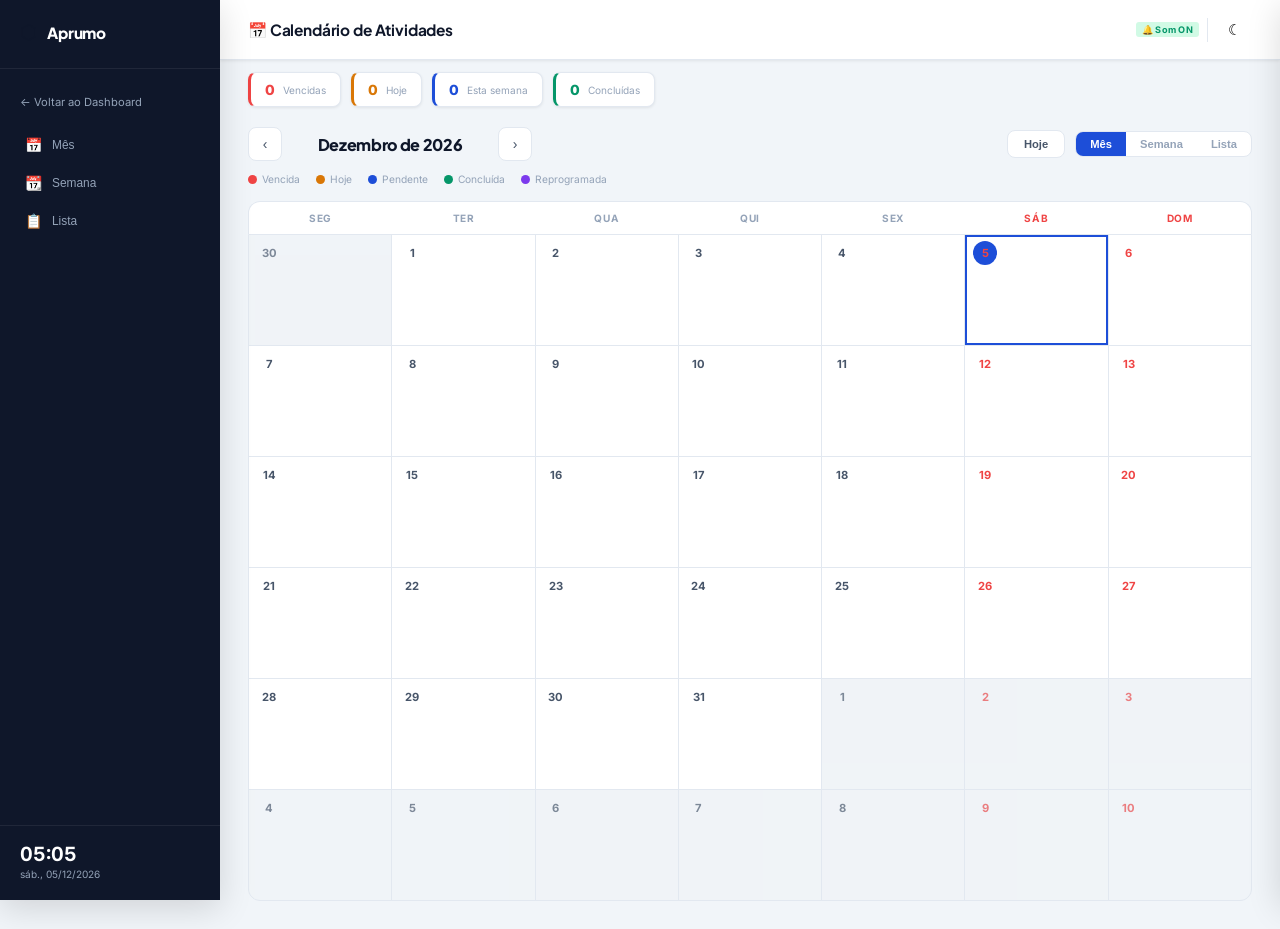
<file: calendario-taskflow.html>
<!DOCTYPE html>
<html lang="pt-BR" data-theme="light">
<head>
  <meta charset="UTF-8"/>
  <meta name="viewport" content="width=device-width, initial-scale=1.0"/>
  <title>Aprumo — Calendário</title>
  <link rel="icon" href="data:image/svg+xml,<svg xmlns='http://www.w3.org/2000/svg' viewBox='0 0 32 32'><rect width='32' height='32' rx='8' fill='%231d4ed8'/><text x='50%' y='54%' font-size='18' text-anchor='middle' dominant-baseline='middle' fill='white'>📅</text></svg>"/>
  <link rel="preconnect" href="https://fonts.googleapis.com">
  <link href="https://fonts.googleapis.com/css2?family=Plus+Jakarta+Sans:wght@400;500;600;700;800&family=Inter:wght@300;400;500;600&display=swap" rel="stylesheet">
  <style>
    /* ── CSS VARIABLES ── */
    :root {
      --primary:       #1d4ed8;
      --primary-light: #eff6ff;
      --green:         #059669;
      --green-light:   #d1fae5;
      --red:           #ef4444;
      --red-light:     #fee2e2;
      --yellow:        #d97706;
      --yellow-light:  #fef3c7;
      --purple:        #7c3aed;
      --purple-light:  #ede9fe;
      --bg:            #f1f5f9;
      --surface:       #ffffff;
      --surface2:      #f8fafc;
      --border:        #e2e8f0;
      --border2:       #cbd5e1;
      --text-primary:  #0f172a;
      --text-secondary:#475569;
      --text-muted:    #94a3b8;
      --sidebar-bg:    #0f172a;
      --sidebar-text:  #e2e8f0;
      --shadow-sm:     0 1px 3px rgba(0,0,0,.08);
      --shadow-md:     0 4px 16px rgba(0,0,0,.10);
      --shadow-lg:     0 8px 32px rgba(0,0,0,.14);
      --radius:        12px;
      --radius-sm:     8px;
    }
    [data-theme="dark"] {
      --primary:       #4f8bff;
      --primary-light: #1e293b;
      --green:         #34d399;
      --green-light:   #064e3b;
      --red:           #f87171;
      --red-light:     #450a0a;
      --yellow:        #fbbf24;
      --yellow-light:  #451a03;
      --purple:        #a78bfa;
      --purple-light:  #2e1065;
      --bg:            #0a0f1e;
      --surface:       #111827;
      --surface2:      #1e293b;
      --border:        #1e293b;
      --border2:       #334155;
      --text-primary:  #f1f5f9;
      --text-secondary:#94a3b8;
      --text-muted:    #475569;
      --sidebar-bg:    #060b17;
      --shadow-sm:     0 1px 3px rgba(0,0,0,.4);
      --shadow-md:     0 4px 16px rgba(0,0,0,.5);
      --shadow-lg:     0 8px 32px rgba(0,0,0,.6);
    }

    *, *::before, *::after { box-sizing: border-box; margin: 0; padding: 0; }
    html { font-size: 14px; }
    body {
      font-family: 'Inter', 'Plus Jakarta Sans', sans-serif;
      background: var(--bg);
      color: var(--text-primary);
      display: flex;
      min-height: 100vh;
      transition: background .3s, color .3s;
    }

    /* ── SIDEBAR ── */
    .sidebar {
      width: 220px;
      min-height: 100vh;
      background: var(--sidebar-bg);
      display: flex;
      flex-direction: column;
      padding: 20px 0;
      position: fixed;
      left: 0; top: 0; bottom: 0;
      z-index: 100;
      box-shadow: var(--shadow-lg);
    }
    .sidebar-logo {
      display: flex;
      align-items: center;
      gap: 10px;
      padding: 0 20px 24px;
      border-bottom: 1px solid rgba(255,255,255,.07);
      margin-bottom: 16px;
    }
    .logo-icon { font-size: 1.4rem; }
    .logo-text {
      font-family: 'Plus Jakarta Sans', sans-serif;
      font-weight: 800;
      font-size: 1.1rem;
      color: #fff;
      letter-spacing: -.01em;
    }
    .back-btn {
      display: flex;
      align-items: center;
      gap: 8px;
      padding: 10px 20px;
      color: var(--text-muted);
      font-size: .8rem;
      text-decoration: none;
      transition: color .2s;
      margin-bottom: 8px;
    }
    .back-btn:hover { color: #fff; }
    .sidebar-nav { display: flex; flex-direction: column; gap: 2px; padding: 0 10px; }
    .nav-item {
      display: flex;
      align-items: center;
      gap: 10px;
      padding: 10px 14px;
      border-radius: var(--radius-sm);
      color: var(--text-muted);
      cursor: pointer;
      font-size: .85rem;
      font-weight: 500;
      transition: background .15s, color .15s;
      text-decoration: none;
      border: none;
      background: none;
      width: 100%;
      text-align: left;
    }
    .nav-item:hover { background: rgba(255,255,255,.06); color: #e2e8f0; }
    .nav-item.active { background: var(--primary); color: #fff; }
    .nav-icon { font-size: 1rem; width: 18px; text-align: center; }
    .sidebar-footer {
      margin-top: auto;
      padding: 16px 20px 0;
      border-top: 1px solid rgba(255,255,255,.07);
    }
    .sidebar-time { font-size: 1.4rem; font-weight: 700; color: #fff; font-variant-numeric: tabular-nums; }
    .sidebar-date { font-size: .72rem; color: var(--text-muted); margin-top: 2px; }

    /* ── MAIN ── */
    .main-content { margin-left: 220px; flex: 1; display: flex; flex-direction: column; min-height: 100vh; }

    /* ── TOPBAR ── */
    .topbar {
      background: var(--surface);
      border-bottom: 1px solid var(--border);
      padding: 0 28px;
      height: 60px;
      display: flex;
      align-items: center;
      justify-content: space-between;
      position: sticky;
      top: 0;
      z-index: 50;
      box-shadow: var(--shadow-sm);
    }
    .topbar-left { display: flex; align-items: center; gap: 12px; }
    .page-title { font-family: 'Plus Jakarta Sans', sans-serif; font-size: 1.1rem; font-weight: 700; letter-spacing: -.01em; }
    .topbar-right { display: flex; align-items: center; gap: 8px; }
    .topbar-icon-btn {
      width: 36px; height: 36px;
      border: none; background: none;
      cursor: pointer;
      border-radius: var(--radius-sm);
      display: flex; align-items: center; justify-content: center;
      font-size: 1.1rem;
      transition: background .15s;
      position: relative;
    }
    .topbar-icon-btn:hover { background: var(--surface2); }
    .topbar-divider { width: 1px; height: 24px; background: var(--border); }

    /* ── CALENDAR CONTROLS ── */
    .cal-controls {
      padding: 20px 28px 0;
      display: flex;
      align-items: center;
      justify-content: space-between;
      gap: 12px;
      flex-wrap: wrap;
    }
    .cal-nav {
      display: flex;
      align-items: center;
      gap: 8px;
    }
    .cal-nav-btn {
      width: 34px; height: 34px;
      border: 1px solid var(--border);
      background: var(--surface);
      border-radius: var(--radius-sm);
      cursor: pointer;
      font-size: 1rem;
      display: flex; align-items: center; justify-content: center;
      transition: all .15s;
      color: var(--text-secondary);
    }
    .cal-nav-btn:hover { background: var(--primary); color: #fff; border-color: var(--primary); }
    .cal-month-title {
      font-family: 'Plus Jakarta Sans', sans-serif;
      font-size: 1.15rem;
      font-weight: 800;
      color: var(--text-primary);
      min-width: 200px;
      text-align: center;
      letter-spacing: -.02em;
    }
    .cal-view-btns { display: flex; border: 1px solid var(--border); border-radius: var(--radius-sm); overflow: hidden; background: var(--surface); }
    .cal-view-btn {
      padding: 6px 14px;
      border: none;
      background: none;
      cursor: pointer;
      font-size: .8rem;
      font-weight: 600;
      color: var(--text-muted);
      transition: all .15s;
    }
    .cal-view-btn.active { background: var(--primary); color: #fff; }
    .btn-today {
      padding: 7px 16px;
      border: 1px solid var(--border);
      background: var(--surface);
      border-radius: var(--radius-sm);
      cursor: pointer;
      font-size: .8rem;
      font-weight: 600;
      color: var(--text-secondary);
      transition: all .15s;
    }
    .btn-today:hover { background: var(--primary-light); color: var(--primary); border-color: var(--primary); }

    /* ── LEGEND ── */
    .cal-legend {
      padding: 12px 28px 0;
      display: flex;
      align-items: center;
      gap: 16px;
      flex-wrap: wrap;
    }
    .legend-item { display: flex; align-items: center; gap: 5px; font-size: .73rem; color: var(--text-muted); }
    .legend-dot { width: 9px; height: 9px; border-radius: 50%; }

    /* ── CALENDAR GRID ── */
    .cal-wrap {
      padding: 16px 28px 28px;
      flex: 1;
    }

    /* MONTH VIEW */
    .cal-month { display: flex; flex-direction: column; gap: 0; }
    .cal-header-row {
      display: grid;
      grid-template-columns: repeat(7, 1fr);
      background: var(--surface);
      border: 1px solid var(--border);
      border-bottom: none;
      border-radius: var(--radius) var(--radius) 0 0;
      overflow: hidden;
    }
    .cal-header-cell {
      padding: 10px 0;
      text-align: center;
      font-size: .72rem;
      font-weight: 700;
      letter-spacing: .06em;
      color: var(--text-muted);
      text-transform: uppercase;
    }
    .cal-header-cell.weekend { color: var(--red); }
    .cal-grid {
      display: grid;
      grid-template-columns: repeat(7, 1fr);
      border: 1px solid var(--border);
      border-radius: 0 0 var(--radius) var(--radius);
      overflow: hidden;
      background: var(--border);
      gap: 1px;
    }
    .cal-day {
      background: var(--surface);
      min-height: 110px;
      padding: 6px 8px;
      cursor: pointer;
      transition: background .15s;
      display: flex;
      flex-direction: column;
      gap: 3px;
      position: relative;
    }
    .cal-day:hover { background: var(--primary-light); }
    .cal-day.other-month { background: var(--surface2); opacity: .65; }
    .cal-day.is-today { outline: 2px solid var(--primary); outline-offset: -2px; }
    .cal-day.is-today .cal-day-num { background: var(--primary); color: #fff; }
    .cal-day.weekend-day .cal-day-num { color: var(--red); }
    .cal-day-num {
      width: 24px; height: 24px;
      border-radius: 50%;
      display: flex; align-items: center; justify-content: center;
      font-size: .8rem;
      font-weight: 700;
      color: var(--text-secondary);
      flex-shrink: 0;
    }
    .cal-events { display: flex; flex-direction: column; gap: 2px; overflow: hidden; }
    .cal-event-pill {
      font-size: .67rem;
      font-weight: 600;
      padding: 1px 5px;
      border-radius: 3px;
      white-space: nowrap;
      overflow: hidden;
      text-overflow: ellipsis;
      cursor: pointer;
      transition: opacity .15s;
    }
    .cal-event-pill:hover { opacity: .8; }
    .cal-event-pill.ev-overdue  { background: var(--red-light);    color: var(--red); }
    .cal-event-pill.ev-today    { background: var(--yellow-light);  color: var(--yellow); }
    .cal-event-pill.ev-pending  { background: var(--primary-light); color: var(--primary); }
    .cal-event-pill.ev-done     { background: var(--green-light);   color: var(--green); }
    .cal-event-pill.ev-rescheduled { background: var(--purple-light); color: var(--purple); }
    .cal-more {
      font-size: .65rem;
      color: var(--text-muted);
      font-weight: 600;
      padding: 0 5px;
      cursor: pointer;
    }
    .cal-more:hover { color: var(--primary); }

    /* ── Eventos multi-dia (barra que se estica) ── */
    .cal-multiday-layer {
      position: absolute;
      left: 0; right: 0;
      top: 30px; /* abaixo do número do dia */
      pointer-events: none;
      z-index: 2;
    }
    .cal-span-bar {
      display: block;
      height: 18px;
      line-height: 18px;
      font-size: .62rem;
      font-weight: 700;
      color: #fff;
      white-space: nowrap;
      overflow: hidden;
      text-overflow: ellipsis;
      margin-bottom: 2px;
      cursor: pointer;
      pointer-events: all;
      transition: opacity .15s;
      padding: 0 6px;
    }
    .cal-span-bar:hover { opacity: .82; }
    /* Início do evento */
    .cal-span-bar.bar-start {
      border-radius: 9px 0 0 9px;
      margin-left: 4px;
    }
    /* Evento continua na semana seguinte */
    .cal-span-bar.bar-mid {
      border-radius: 0;
      margin-left: 0;
      margin-right: 0;
    }
    /* Fim do evento */
    .cal-span-bar.bar-end {
      border-radius: 0 9px 9px 0;
      margin-right: 4px;
    }
    /* Evento que começa e termina no mesmo dia */
    .cal-span-bar.bar-single {
      border-radius: 9px;
      margin-left: 4px;
      margin-right: 4px;
    }
    /* Label só aparece no início ou quando corta semana */
    .cal-span-bar.bar-mid .bar-label,
    .cal-span-bar.bar-end .bar-label { display: none; }
    .cal-span-bar.bar-mid.bar-week-start .bar-label { display: inline; }
    .cal-day { position: relative; }
    .cal-events { margin-top: 0; }

    /* WEEK VIEW */
    .cal-week { display: flex; flex-direction: column; }
    .week-header {
      display: grid;
      grid-template-columns: 60px repeat(7, 1fr);
      background: var(--surface);
      border: 1px solid var(--border);
      border-bottom: 2px solid var(--border);
      border-radius: var(--radius) var(--radius) 0 0;
      overflow: hidden;
    }
    .week-time-gutter { border-right: 1px solid var(--border); }
    .week-day-header {
      padding: 10px 8px;
      text-align: center;
      border-left: 1px solid var(--border);
    }
    .week-day-name { font-size: .7rem; font-weight: 700; text-transform: uppercase; letter-spacing: .05em; color: var(--text-muted); }
    .week-day-num { font-size: 1.2rem; font-weight: 800; color: var(--text-secondary); margin-top: 2px; }
    .week-day-num.today-num { color: var(--primary); }
    .week-body {
      border: 1px solid var(--border);
      border-top: none;
      border-radius: 0 0 var(--radius) var(--radius);
      overflow: hidden;
      background: var(--surface);
    }
    .week-all-day-row {
      display: grid;
      grid-template-columns: 60px repeat(7, 1fr);
      border-bottom: 2px solid var(--border);
      min-height: 36px;
    }
    .week-all-day-label {
      font-size: .65rem;
      font-weight: 600;
      color: var(--text-muted);
      text-transform: uppercase;
      letter-spacing: .04em;
      padding: 6px 8px;
      border-right: 1px solid var(--border);
      display: flex; align-items: center;
    }
    .week-all-day-cell {
      border-left: 1px solid var(--border);
      padding: 4px;
      display: flex;
      flex-direction: column;
      gap: 2px;
    }

    /* LIST VIEW */
    .cal-list { display: flex; flex-direction: column; gap: 16px; }
    .list-day-group { background: var(--surface); border-radius: var(--radius); border: 1px solid var(--border); overflow: hidden; box-shadow: var(--shadow-sm); }
    .list-day-header {
      padding: 12px 18px;
      display: flex;
      align-items: center;
      gap: 12px;
      border-bottom: 1px solid var(--border);
      background: var(--surface2);
    }
    .list-day-date-box {
      text-align: center;
      min-width: 44px;
    }
    .list-date-num { font-size: 1.4rem; font-weight: 800; color: var(--text-primary); line-height: 1; }
    .list-date-day { font-size: .7rem; font-weight: 600; text-transform: uppercase; letter-spacing: .05em; color: var(--text-muted); }
    .list-date-today-badge {
      background: var(--primary);
      color: #fff;
      font-size: .6rem;
      font-weight: 700;
      padding: 1px 5px;
      border-radius: 3px;
      text-transform: uppercase;
      letter-spacing: .05em;
    }
    .list-day-meta { color: var(--text-muted); font-size: .75rem; }
    .list-item {
      padding: 11px 18px;
      display: flex;
      align-items: center;
      gap: 12px;
      border-bottom: 1px solid var(--border);
      cursor: pointer;
      transition: background .12s;
    }
    .list-item:last-child { border-bottom: none; }
    .list-item:hover { background: var(--surface2); }
    .list-item-dot { width: 10px; height: 10px; border-radius: 50%; flex-shrink: 0; }
    .list-item-body { flex: 1; min-width: 0; }
    .list-item-desc { font-size: .85rem; font-weight: 600; color: var(--text-primary); white-space: nowrap; overflow: hidden; text-overflow: ellipsis; }
    .list-item-meta { font-size: .72rem; color: var(--text-muted); margin-top: 2px; display: flex; gap: 10px; flex-wrap: wrap; }
    .list-item-badge {
      font-size: .66rem;
      font-weight: 700;
      padding: 2px 7px;
      border-radius: 3px;
      text-transform: uppercase;
      letter-spacing: .04em;
      flex-shrink: 0;
    }
    .badge-overdue    { background: var(--red-light);    color: var(--red); }
    .badge-today      { background: var(--yellow-light);  color: var(--yellow); }
    .badge-pending    { background: var(--primary-light); color: var(--primary); }
    .badge-done       { background: var(--green-light);   color: var(--green); }
    .badge-rescheduled{ background: var(--purple-light);  color: var(--purple); }

    /* ── DETAIL PANEL (sidebar right) ── */
    .detail-panel {
      position: fixed;
      right: 0; top: 0; bottom: 0;
      width: 360px;
      background: var(--surface);
      border-left: 1px solid var(--border);
      box-shadow: var(--shadow-lg);
      z-index: 200;
      transform: translateX(100%);
      transition: transform .28s cubic-bezier(.4,0,.2,1);
      display: flex;
      flex-direction: column;
    }
    .detail-panel.open { transform: translateX(0); }
    .detail-panel-header {
      padding: 20px 20px 14px;
      border-bottom: 1px solid var(--border);
      display: flex;
      align-items: center;
      justify-content: space-between;
    }
    .detail-panel-date {
      font-family: 'Plus Jakarta Sans', sans-serif;
      font-size: 1rem;
      font-weight: 800;
      color: var(--text-primary);
    }
    .detail-panel-sub { font-size: .72rem; color: var(--text-muted); margin-top: 2px; }
    .panel-close-btn {
      width: 30px; height: 30px;
      border: none; background: none;
      cursor: pointer;
      border-radius: var(--radius-sm);
      font-size: 1rem;
      color: var(--text-muted);
      display: flex; align-items: center; justify-content: center;
      transition: background .15s;
    }
    .panel-close-btn:hover { background: var(--surface2); color: var(--text-primary); }
    .detail-panel-body { flex: 1; overflow-y: auto; padding: 16px 20px; display: flex; flex-direction: column; gap: 10px; }
    .panel-act-card {
      border: 1px solid var(--border);
      border-radius: var(--radius-sm);
      padding: 12px 14px;
      cursor: pointer;
      transition: box-shadow .15s, border-color .15s;
    }
    .panel-act-card:hover { box-shadow: var(--shadow-md); border-color: var(--primary); }
    .panel-act-title { font-size: .84rem; font-weight: 700; color: var(--text-primary); margin-bottom: 6px; }
    .panel-act-meta { font-size: .73rem; color: var(--text-muted); display: flex; flex-direction: column; gap: 3px; }
    .panel-act-meta span { display: flex; align-items: center; gap: 5px; }
    .panel-empty { text-align: center; padding: 32px 16px; color: var(--text-muted); }
    .panel-empty .em-icon { font-size: 2rem; margin-bottom: 8px; }
    .panel-empty p { font-size: .82rem; }
    .panel-add-btn {
      margin: 0 20px 20px;
      padding: 10px;
      background: var(--primary);
      color: #fff;
      border: none;
      border-radius: var(--radius-sm);
      cursor: pointer;
      font-weight: 700;
      font-size: .84rem;
      transition: opacity .15s;
    }
    .panel-add-btn:hover { opacity: .9; }

    /* ── ALERT BANNER ── */
    .alert-banner {
      margin: 16px 28px 0;
      padding: 12px 16px;
      border-radius: var(--radius-sm);
      display: flex;
      align-items: center;
      gap: 10px;
      font-size: .82rem;
      font-weight: 600;
      animation: pulse-border 2s ease infinite;
      cursor: pointer;
      transition: opacity .15s;
    }
    .alert-banner:hover { opacity: .85; }
    .alert-banner.hidden { display: none; }
    .alert-banner.danger {
      background: var(--red-light);
      color: var(--red);
      border: 1px solid var(--red);
    }
    .alert-banner.warning {
      background: var(--yellow-light);
      color: var(--yellow);
      border: 1px solid var(--yellow);
    }
    @keyframes pulse-border {
      0%, 100% { box-shadow: 0 0 0 0 transparent; }
      50% { box-shadow: 0 0 0 3px rgba(239,68,68,.25); }
    }

    /* ── MINI STATS ── */
    .mini-stats {
      padding: 12px 28px 0;
      display: flex;
      gap: 10px;
      flex-wrap: wrap;
    }
    .mini-stat {
      background: var(--surface);
      border: 1px solid var(--border);
      border-radius: var(--radius-sm);
      padding: 8px 14px;
      display: flex;
      align-items: center;
      gap: 8px;
      box-shadow: var(--shadow-sm);
    }
    .mini-stat-val { font-size: 1rem; font-weight: 800; }
    .mini-stat-label { font-size: .72rem; color: var(--text-muted); }
    .stat-red    { border-left: 3px solid var(--red);    }
    .stat-yellow { border-left: 3px solid var(--yellow); }
    .stat-blue   { border-left: 3px solid var(--primary);}
    .stat-green  { border-left: 3px solid var(--green);  }

    /* ── TOAST ── */
    .toast {
      position: fixed;
      bottom: 24px;
      left: 50%;
      transform: translateX(-50%) translateY(80px);
      background: #1e293b;
      color: #f1f5f9;
      padding: 10px 20px;
      border-radius: 100px;
      font-size: .82rem;
      font-weight: 600;
      z-index: 9999;
      opacity: 0;
      transition: transform .3s cubic-bezier(.4,0,.2,1), opacity .3s;
      white-space: nowrap;
      box-shadow: var(--shadow-lg);
    }
    .toast.show { opacity: 1; transform: translateX(-50%) translateY(0); }
    .toast.success { background: #064e3b; color: #34d399; }
    .toast.error   { background: #450a0a; color: #f87171; }
    .toast.warning { background: #451a03; color: #fbbf24; }

    /* ── OVERLAY ── */
    .panel-overlay {
      position: fixed; inset: 0;
      background: rgba(0,0,0,.3);
      z-index: 195;
      opacity: 0;
      pointer-events: none;
      transition: opacity .28s;
    }
    .panel-overlay.active { opacity: 1; pointer-events: all; }

    /* ── SOUND INDICATOR ── */
    .sound-badge {
      font-size: .65rem;
      font-weight: 700;
      background: var(--green-light);
      color: var(--green);
      padding: 2px 6px;
      border-radius: 3px;
      letter-spacing: .03em;
    }
    .sound-badge.muted { background: var(--red-light); color: var(--red); }

    /* ── EMPTY STATE ── */
    .empty-cal {
      text-align: center;
      padding: 60px 20px;
      color: var(--text-muted);
    }
    .empty-cal .em-icon { font-size: 3rem; margin-bottom: 12px; }
    .empty-cal h3 { font-size: .9rem; font-weight: 600; margin-bottom: 6px; }
    .empty-cal p { font-size: .8rem; }

    /* Responsive */
    @media (max-width: 900px) {
      .sidebar { width: 0; overflow: hidden; }
      .sidebar.open { width: 220px; }
      .main-content { margin-left: 0; }
      .detail-panel { width: 100%; }
    }
    @media (max-width: 600px) {
      .cal-day { min-height: 70px; }
      .cal-controls { padding: 12px 14px 0; }
      .cal-wrap { padding: 10px 14px 20px; }
      .mini-stats { padding: 10px 14px 0; }
    }
  </style>
</head>
<body>

  <!-- SIDEBAR -->
  <aside class="sidebar" id="sidebar">
    <div class="sidebar-logo">
      <div class="logo-icon">⬡</div>
      <span class="logo-text">Aprumo</span>
    </div>
    <a class="back-btn" href="index.html">← Voltar ao Dashboard</a>
    <nav class="sidebar-nav">
      <button class="nav-item" onclick="showView('month')"><span class="nav-icon">📅</span> Mês</button>
      <button class="nav-item" onclick="showView('week')"><span class="nav-icon">📆</span> Semana</button>
      <button class="nav-item" onclick="showView('list')"><span class="nav-icon">📋</span> Lista</button>
    </nav>
    <div class="sidebar-footer">
      <div class="sidebar-time" id="sidebar-clock">--:--</div>
      <div class="sidebar-date" id="sidebar-date">--/--/----</div>
    </div>
  </aside>

  <!-- MAIN -->
  <main class="main-content">

    <!-- TOPBAR -->
    <header class="topbar">
      <div class="topbar-left">
        <h1 class="page-title" id="page-title">📅 Calendário de Atividades</h1>
      </div>
      <div class="topbar-right">
        <span class="sound-badge" id="sound-badge" title="Clique para ativar/desativar som" onclick="toggleSound()" style="cursor:pointer">🔔 Som ON</span>
        <div class="topbar-divider"></div>
        <button class="topbar-icon-btn" onclick="toggleTheme()" title="Alternar tema">
          <span id="theme-icon">☾</span>
        </button>
      </div>
    </header>

    <!-- ALERT BANNER -->
    <div class="alert-banner danger hidden" id="alert-overdue" onclick="showView('list')">
      <span id="alert-overdue-icon">🔴</span>
      <span id="alert-overdue-text"></span>
      <span style="margin-left:auto;font-weight:500;opacity:.7;font-size:.76rem">Ver na lista →</span>
    </div>
    <div class="alert-banner warning hidden" id="alert-today" onclick="showView('list')">
      <span>🟡</span>
      <span id="alert-today-text"></span>
      <span style="margin-left:auto;font-weight:500;opacity:.7;font-size:.76rem">Ver na lista →</span>
    </div>

    <!-- MINI STATS -->
    <div class="mini-stats" id="mini-stats">
      <div class="mini-stat stat-red">
        <div class="mini-stat-val" id="stat-overdue" style="color:var(--red)">0</div>
        <div class="mini-stat-label">Vencidas</div>
      </div>
      <div class="mini-stat stat-yellow">
        <div class="mini-stat-val" id="stat-today" style="color:var(--yellow)">0</div>
        <div class="mini-stat-label">Hoje</div>
      </div>
      <div class="mini-stat stat-blue">
        <div class="mini-stat-val" id="stat-week" style="color:var(--primary)">0</div>
        <div class="mini-stat-label">Esta semana</div>
      </div>
      <div class="mini-stat stat-green">
        <div class="mini-stat-val" id="stat-done" style="color:var(--green)">0</div>
        <div class="mini-stat-label">Concluídas</div>
      </div>
    </div>

    <!-- CALENDAR CONTROLS -->
    <div class="cal-controls">
      <div class="cal-nav">
        <button class="cal-nav-btn" onclick="navigate(-1)">‹</button>
        <span class="cal-month-title" id="cal-month-title">—</span>
        <button class="cal-nav-btn" onclick="navigate(1)">›</button>
      </div>
      <div style="display:flex;align-items:center;gap:10px;flex-wrap:wrap">
        <button class="btn-today" onclick="goToday()">Hoje</button>
        <div class="cal-view-btns">
          <button class="cal-view-btn active" id="view-btn-month" onclick="showView('month')">Mês</button>
          <button class="cal-view-btn" id="view-btn-week" onclick="showView('week')">Semana</button>
          <button class="cal-view-btn" id="view-btn-list" onclick="showView('list')">Lista</button>
        </div>
      </div>
    </div>

    <!-- LEGEND -->
    <div class="cal-legend">
      <div class="legend-item"><div class="legend-dot" style="background:var(--red)"></div> Vencida</div>
      <div class="legend-item"><div class="legend-dot" style="background:var(--yellow)"></div> Hoje</div>
      <div class="legend-item"><div class="legend-dot" style="background:var(--primary)"></div> Pendente</div>
      <div class="legend-item"><div class="legend-dot" style="background:var(--green)"></div> Concluída</div>
      <div class="legend-item"><div class="legend-dot" style="background:var(--purple)"></div> Reprogramada</div>
    </div>

    <!-- CALENDAR BODY -->
    <div class="cal-wrap" id="cal-wrap">
      <!-- Rendered by JS -->
    </div>

  </main>

  <!-- DETAIL PANEL OVERLAY -->
  <div class="panel-overlay" id="panel-overlay" onclick="closeDetail()"></div>

  <!-- DETAIL PANEL -->
  <div class="detail-panel" id="detail-panel">
    <div class="detail-panel-header">
      <div>
        <div class="detail-panel-date" id="detail-date">—</div>
        <div class="detail-panel-sub" id="detail-sub">—</div>
      </div>
      <button class="panel-close-btn" onclick="closeDetail()">✕</button>
    </div>
    <div class="detail-panel-body" id="detail-body">
    </div>
    <button class="panel-add-btn" id="panel-add-btn" onclick="addActivity()">＋ Nova Atividade neste Dia</button>
  </div>

  <div class="toast" id="toast"></div>

<script>
/* ══════════════════════════════════════════════════════════
   APRUMO CALENDÁRIO — v1.0
   Lê dados do localStorage compartilhado com o Aprumo principal
══════════════════════════════════════════════════════════ */

'use strict';

/* ── CONFIG ── */
const STORAGE_KEY = 'tf_activities';   // mesmas chaves do sistema principal
const PROJECTS_KEY = 'tf_projects';

/* ── STATE ── */
let activities = [];
let projects   = [];
let today      = new Date();
let cursor     = new Date(today.getFullYear(), today.getMonth(), 1);
let currentView = 'month';
let soundEnabled = true;
let alertsShown  = new Set();  // ids já alertados nesta sessão
let selectedDate = null;

/* ── HELPERS ── */
function todayISO() {
  return today.toISOString().slice(0, 10);
}
function toISO(d) {
  return d.toISOString().slice(0, 10);
}
function diffDays(iso) {
  const t = new Date(); t.setHours(0,0,0,0);
  const target = new Date(iso + 'T00:00:00');
  return Math.round((target - t) / 86400000);
}
function formatDateFull(iso) {
  const [y,m,d] = iso.split('-');
  const dt = new Date(+y,+m-1,+d);
  return dt.toLocaleDateString('pt-BR', { weekday: 'long', day: '2-digit', month: 'long', year: 'numeric' });
}
function escHtml(s) {
  if (!s) return '';
  return String(s).replace(/&/g,'&amp;').replace(/</g,'&lt;').replace(/>/g,'&gt;').replace(/"/g,'&quot;');
}

/* ── LOAD DATA ── */
function loadData() {
  try {
    const raw = localStorage.getItem(STORAGE_KEY);
    activities = raw ? JSON.parse(raw) : [];
  } catch { activities = []; }
  try {
    const rawP = localStorage.getItem(PROJECTS_KEY);
    projects = rawP ? JSON.parse(rawP) : [];
  } catch { projects = []; }

  // Auto-update status vencido
  const t = todayISO();
  activities = activities.map(a => {
    if (a.status !== 'Concluído' && a.dueDate < t && a.status !== 'Reprogramado') {
      a.status = 'Vencido';
    }
    return a;
  });
}

/* ── EVENT STATUS CSS ── */
function eventClass(a) {
  if (a.status === 'Concluído')    return 'ev-done';
  if (a.status === 'Reprogramado') return 'ev-rescheduled';
  const d = diffDays(a.dueDate);
  if (d < 0)  return 'ev-overdue';
  if (d === 0) return 'ev-today';
  return 'ev-pending';
}
function dotColor(a) {
  if (a.status === 'Concluído')    return 'var(--green)';
  if (a.status === 'Reprogramado') return 'var(--purple)';
  const d = diffDays(a.dueDate);
  if (d < 0)  return 'var(--red)';
  if (d === 0) return 'var(--yellow)';
  return 'var(--primary)';
}
function badgeClass(a) {
  if (a.status === 'Concluído')    return 'badge-done';
  if (a.status === 'Reprogramado') return 'badge-rescheduled';
  const d = diffDays(a.dueDate);
  if (d < 0)  return 'badge-overdue';
  if (d === 0) return 'badge-today';
  return 'badge-pending';
}
function badgeLabel(a) {
  if (a.status === 'Concluído')    return 'Concluída';
  if (a.status === 'Reprogramado') return 'Reprog.';
  const d = diffDays(a.dueDate);
  if (d < 0)  return `${Math.abs(d)}d atraso`;
  if (d === 0) return 'Hoje';
  return `+${d}d`;
}

/* ── STATS ── */
function updateStats() {
  const t = todayISO();
  const monday = new Date(); monday.setHours(0,0,0,0);
  const dow = monday.getDay();
  monday.setDate(monday.getDate() - (dow === 0 ? 6 : dow - 1));
  const sunday = new Date(monday); sunday.setDate(monday.getDate() + 6);
  const mondayISO = toISO(monday);
  const sundayISO = toISO(sunday);

  const overdue = activities.filter(a => a.status === 'Vencido').length;
  const todayAct = activities.filter(a => a.dueDate === t && a.status !== 'Concluído').length;
  const week = activities.filter(a => a.dueDate >= mondayISO && a.dueDate <= sundayISO && a.status !== 'Concluído').length;
  const done = activities.filter(a => a.status === 'Concluído').length;

  document.getElementById('stat-overdue').textContent = overdue;
  document.getElementById('stat-today').textContent   = todayAct;
  document.getElementById('stat-week').textContent    = week;
  document.getElementById('stat-done').textContent    = done;

  // Banners
  const obEl = document.getElementById('alert-overdue');
  const obTx = document.getElementById('alert-overdue-text');
  if (overdue > 0) {
    obTx.textContent = `${overdue} atividade(s) vencida(s) — requerem atenção imediata!`;
    obEl.classList.remove('hidden');
  } else {
    obEl.classList.add('hidden');
  }
  const tdEl = document.getElementById('alert-today');
  const tdTx = document.getElementById('alert-today-text');
  if (todayAct > 0) {
    tdTx.textContent = `${todayAct} atividade(s) com prazo hoje`;
    tdEl.classList.remove('hidden');
  } else {
    tdEl.classList.add('hidden');
  }
}

/* ── SOUND ALERT ── */
function playAlert(type) {
  if (!soundEnabled) return;
  try {
    const ctx = new (window.AudioContext || window.webkitAudioContext)();
    const oscillator = ctx.createOscillator();
    const gainNode   = ctx.createGain();
    oscillator.connect(gainNode);
    gainNode.connect(ctx.destination);

    if (type === 'critical') {
      // Beep urgente — 3 pulsos
      oscillator.type = 'square';
      oscillator.frequency.setValueAtTime(880, ctx.currentTime);
      oscillator.frequency.setValueAtTime(660, ctx.currentTime + 0.15);
      oscillator.frequency.setValueAtTime(880, ctx.currentTime + 0.3);
      gainNode.gain.setValueAtTime(0.3, ctx.currentTime);
      gainNode.gain.exponentialRampToValueAtTime(0.001, ctx.currentTime + 0.45);
      oscillator.start(ctx.currentTime);
      oscillator.stop(ctx.currentTime + 0.45);
    } else {
      // Ding suave
      oscillator.type = 'sine';
      oscillator.frequency.setValueAtTime(523, ctx.currentTime);
      oscillator.frequency.setValueAtTime(659, ctx.currentTime + 0.1);
      gainNode.gain.setValueAtTime(0.2, ctx.currentTime);
      gainNode.gain.exponentialRampToValueAtTime(0.001, ctx.currentTime + 0.4);
      oscillator.start(ctx.currentTime);
      oscillator.stop(ctx.currentTime + 0.4);
    }
  } catch(e) {
    console.warn('Audio não disponível:', e.message);
  }
}

function toggleSound() {
  soundEnabled = !soundEnabled;
  const badge = document.getElementById('sound-badge');
  badge.textContent = soundEnabled ? '🔔 Som ON' : '🔇 Som OFF';
  badge.className = soundEnabled ? 'sound-badge' : 'sound-badge muted';
  showToast(soundEnabled ? '🔔 Som de alertas ativado' : '🔇 Som desativado', 'info');
}

/* ── IN-SITE ALERTS ── */
function checkAndAlert() {
  const t = todayISO();
  const overdue = activities.filter(a => a.status === 'Vencido');
  const todayActs = activities.filter(a => a.dueDate === t && a.status !== 'Concluído');

  // Notificações do navegador
  if (Notification.permission === 'granted') {
    overdue.forEach(a => {
      if (!alertsShown.has(a.id + '_overdue')) {
        alertsShown.add(a.id + '_overdue');
        new Notification('⚠️ Aprumo — Atividade Vencida', {
          body: `${a.project}: ${a.description}\nResponsável: ${a.responsible}`,
          icon: 'data:image/svg+xml,<svg xmlns="http://www.w3.org/2000/svg" viewBox="0 0 32 32"><rect width="32" height="32" rx="8" fill="%23ef4444"/><text x="50%" y="54%" font-size="18" text-anchor="middle" dominant-baseline="middle">⚠️</text></svg>',
          tag: a.id + '_overdue',
        });
      }
    });
    todayActs.forEach(a => {
      if (!alertsShown.has(a.id + '_today')) {
        alertsShown.add(a.id + '_today');
        new Notification('🟡 Aprumo — Vence Hoje', {
          body: `${a.project}: ${a.description}\nResponsável: ${a.responsible}`,
          tag: a.id + '_today',
        });
      }
    });
  }

  // Som
  if (overdue.length > 0) playAlert('critical');
  else if (todayActs.length > 0) playAlert('soft');
}

/* ── NAVIGATION ── */
function navigate(dir) {
  if (currentView === 'month') {
    cursor = new Date(cursor.getFullYear(), cursor.getMonth() + dir, 1);
  } else if (currentView === 'week') {
    cursor = new Date(cursor.getTime() + dir * 7 * 86400000);
  } else {
    cursor = new Date(cursor.getFullYear(), cursor.getMonth() + dir, 1);
  }
  render();
}
function goToday() {
  today = new Date();
  cursor = new Date(today.getFullYear(), today.getMonth(), 1);
  render();
}

/* ── VIEW SWITCHER ── */
function showView(view) {
  currentView = view;
  ['month','week','list'].forEach(v => {
    const btn = document.getElementById('view-btn-' + v);
    if (btn) btn.classList.toggle('active', v === view);
    const navBtns = document.querySelectorAll('.sidebar-nav .nav-item');
    navBtns.forEach((b, i) => {
      b.classList.remove('active');
      if ((view === 'month' && i === 0) || (view === 'week' && i === 1) || (view === 'list' && i === 2)) {
        b.classList.add('active');
      }
    });
  });
  // Reset cursor for week view to start of current week
  if (view === 'week') {
    const d = new Date(); d.setHours(0,0,0,0);
    const dow = d.getDay();
    d.setDate(d.getDate() - (dow === 0 ? 6 : dow - 1));
    cursor = d;
  }
  render();
}

/* ══ RENDER MONTH ══ */
function renderMonth() {
  const yr = cursor.getFullYear();
  const mo = cursor.getMonth();
  const title = new Date(yr, mo).toLocaleDateString('pt-BR', { month: 'long', year: 'numeric' });
  document.getElementById('cal-month-title').textContent =
    title.charAt(0).toUpperCase() + title.slice(1);

  /* ── Monta grid de 42 células (começa na Segunda) ── */
  const firstDay = new Date(yr, mo, 1);
  const lastDay  = new Date(yr, mo + 1, 0);
  let startDow = firstDay.getDay();
  startDow = (startDow === 0) ? 6 : startDow - 1;

  const days = [];
  for (let i = startDow - 1; i >= 0; i--) days.push({ date: new Date(yr, mo, -i),      other: true  });
  for (let d = 1; d <= lastDay.getDate(); d++) days.push({ date: new Date(yr, mo, d),   other: false });
  let nxt = 1;
  while (days.length < 42) days.push({ date: new Date(yr, mo + 1, nxt++), other: true });

  const todayStr = todayISO();
  const weekDays = ['Seg','Ter','Qua','Qui','Sex','Sáb','Dom'];
  const N        = days.length; // 42
  const isoList  = days.map(d => toISO(d.date));
  const gridStart = isoList[0];
  const gridEnd   = isoList[N - 1];

  /* ── Separa atividades em multi-dia vs. dia único ── */
  // Multi-dia: startDate DIFERENTE de dueDate e se sobrepõe ao grid
  const multiActs = activities
    .filter(a => {
      if (!a.startDate || !a.dueDate)          return false;
      if (a.startDate >= a.dueDate)            return false; // exige pelo menos 2 dias distintos
      if (a.startDate > gridEnd)               return false;
      if (a.dueDate   < gridStart)             return false;
      return true;
    })
    .sort((a, b) => {
      // Barras mais longas ficam nos slots de cima
      const da = new Date(a.dueDate)   - new Date(a.startDate);
      const db = new Date(b.dueDate)   - new Date(b.startDate);
      return db - da;
    });

  const multiIds = new Set(multiActs.map(a => a.id || a.description));

  /* ── Helper: índice clampado no grid ── */
  function clampIdx(iso) {
    if (iso <= gridStart) return 0;
    if (iso >= gridEnd)   return N - 1;
    const i = isoList.indexOf(iso);
    return i >= 0 ? i : -1;
  }

  /* ── Aloca slots (evita sobreposição vertical) ── */
  const slotMap = Array.from({ length: N }, () => []); // slotMap[day][slot] = key
  const actSlot = {};

  multiActs.forEach(a => {
    const si = clampIdx(a.startDate);
    const ei = clampIdx(a.dueDate);
    if (si < 0 || ei < 0 || si > ei) return;

    let slot = 0;
    while (slot <= 10) {
      let ok = true;
      for (let i = si; i <= ei; i++) {
        if (slotMap[i][slot]) { ok = false; break; }
      }
      if (ok) break;
      slot++;
    }
    const key = a.id || a.description;
    actSlot[key] = slot;
    for (let i = si; i <= ei; i++) slotMap[i][slot] = key;
  });

  /* ── Monta barras por dia ── */
  const dayBars = Array.from({ length: N }, () => []);

  multiActs.forEach(a => {
    const key  = a.id || a.description;
    const slot = actSlot[key];
    if (slot === undefined) return;

    const si = clampIdx(a.startDate);
    const ei = clampIdx(a.dueDate);
    if (si < 0 || ei < 0) return;

    const realStart = a.startDate >= gridStart; // começa dentro do grid?
    const realEnd   = a.dueDate   <= gridEnd;   // termina dentro do grid?

    for (let i = si; i <= ei; i++) {
      dayBars[i].push({
        act: a,
        slot,
        isStart:     i === si && realStart,
        isEnd:       i === ei && realEnd,
        isWeekStart: (i % 7) === 0,
      });
    }
  });

  // Variável usada dentro do loop — precisa ser função closure
  function getAct(bar) { return bar.act; }

  /* ── Cor da barra ── */
  function barColor(a) {
    const cls = eventClass(a);
    if (cls === 'ev-overdue')     return 'var(--red)';
    if (cls === 'ev-done')        return 'var(--green)';
    if (cls === 'ev-today')       return 'var(--yellow)';
    if (cls === 'ev-rescheduled') return '#8b5cf6';
    if (typeof projects !== 'undefined') {
      const proj = projects.find(p => p.name === a.project);
      if (proj && proj.color) return proj.color;
    }
    return 'var(--primary)';
  }

  /* ── Monta HTML ── */
  let html = `<div class="cal-month">
    <div class="cal-header-row">
      ${weekDays.map((d, i) => `<div class="cal-header-cell${i >= 5 ? ' weekend' : ''}">${d}</div>`).join('')}
    </div>
    <div class="cal-grid">`;

  const MAX_SLOTS = 3; // máximo de barras visíveis por dia

  days.forEach(({ date, other }, idx) => {
    const iso       = toISO(date);
    const isToday   = iso === todayStr;
    const dow       = date.getDay();
    const isWeekend = dow === 0 || dow === 6;

    /* Barras deste dia (ordenadas por slot) */
    const bars    = (dayBars[idx] || []).slice().sort((a, b) => a.slot - b.slot);
    const maxSlot = bars.length ? bars[bars.length - 1].slot : -1;

    /* Atividades de dia único — não são multi-dia */
    const singleActs = activities.filter(a => {
      if (multiIds.has(a.id || a.description)) return false;
      return a.dueDate === iso || (a.startDate === iso && !a.dueDate);
    });

    /* Barras HTML */
    let barsHtml = '';
    for (let s = 0; s <= Math.min(maxSlot, MAX_SLOTS - 1); s++) {
      const bar = bars.find(b => b.slot === s);
      if (!bar) {
        // Placeholder para manter alinhamento dos slots entre colunas
        barsHtml += `<div style="height:19px;margin-bottom:2px"></div>`;
        continue;
      }
      const a             = bar.act;
      const color         = barColor(a);
      const { isStart, isEnd, isWeekStart } = bar;

      let shape = 'bar-mid';
      if (isStart && isEnd)  shape = 'bar-single';
      else if (isStart)      shape = 'bar-start';
      else if (isEnd)        shape = 'bar-end';

      const wkCls      = (!isStart && isWeekStart) ? ' bar-week-start' : '';
      const showLabel  = isStart || (!isStart && isWeekStart);
      const label      = showLabel ? `<span class="bar-label">${escHtml(a.description)}</span>` : '';

      barsHtml += `<div class="cal-span-bar ${shape}${wkCls}"
        style="background:${color}"
        title="${escHtml(a.description)} (${a.startDate} → ${a.dueDate})"
        onclick="event.stopPropagation();openDetail('${iso}',event)">${label}</div>`;
    }

    /* Pills de dia único (só se sobrar espaço) */
    let singleHtml = '';
    const usedSlots = Math.min(maxSlot + 1, MAX_SLOTS);
    const freeSlots = MAX_SLOTS - usedSlots;
    singleActs.slice(0, freeSlots).forEach(a => {
      singleHtml += `<div class="cal-event-pill ${eventClass(a)}"
        onclick="event.stopPropagation();openDetail('${iso}',event)"
        title="${escHtml(a.description)}">${escHtml(a.description)}</div>`;
    });

    /* "+N mais" */
    const hiddenBars   = bars.filter(b => b.slot >= MAX_SLOTS && b.isStart).length;
    const hiddenSingle = Math.max(0, singleActs.length - freeSlots);
    const moreCount    = hiddenBars + hiddenSingle;
    const moreHtml     = moreCount > 0
      ? `<div class="cal-more" onclick="event.stopPropagation();openDetail('${iso}',event)">+${moreCount} mais</div>`
      : '';

    html += `<div class="cal-day${other ? ' other-month' : ''}${isToday ? ' is-today' : ''}${isWeekend ? ' weekend-day' : ''}"
      onclick="openDetail('${iso}',event)">
      <div class="cal-day-num">${date.getDate()}</div>
      <div style="display:flex;flex-direction:column;gap:2px;margin-top:2px">
        ${barsHtml}${singleHtml}${moreHtml}
      </div>
    </div>`;
  });

  html += '</div></div>';
  document.getElementById('cal-wrap').innerHTML = html;
}

/* ══ RENDER WEEK ══ */
function renderWeek() {
  // cursor = Monday of the week
  const monday = new Date(cursor); monday.setHours(0,0,0,0);
  const sunday = new Date(monday); sunday.setDate(monday.getDate() + 6);

  const startStr = monday.toLocaleDateString('pt-BR', { day: '2-digit', month: 'short' });
  const endStr   = sunday.toLocaleDateString('pt-BR', { day: '2-digit', month: 'short', year: 'numeric' });
  document.getElementById('cal-month-title').textContent = `${startStr} – ${endStr}`;

  const todayStr = todayISO();
  const weekDayNames = ['Seg','Ter','Qua','Qui','Sex','Sáb','Dom'];

  // Build week days
  const weekDays = [];
  for (let i = 0; i < 7; i++) {
    const d = new Date(monday); d.setDate(monday.getDate() + i);
    weekDays.push({ date: d, iso: toISO(d) });
  }

  let html = `<div class="cal-week">
    <div class="week-header">
      <div class="week-time-gutter"></div>
      ${weekDays.map((wd, i) => `
        <div class="week-day-header">
          <div class="week-day-name">${weekDayNames[i]}</div>
          <div class="week-day-num${wd.iso === todayStr ? ' today-num' : ''}">${wd.date.getDate()}</div>
        </div>`).join('')}
    </div>
    <div class="week-body">
      <div class="week-all-day-row">
        <div class="week-all-day-label">Atividades</div>
        ${weekDays.map(wd => {
          const acts = activities.filter(a => a.dueDate === wd.iso);
          return `<div class="week-all-day-cell">
            ${acts.map(a => `<div class="cal-event-pill ${eventClass(a)}" 
              onclick="openDetail('${wd.iso}',event)" 
              title="${escHtml(a.description)}">${escHtml(a.description)}</div>`).join('')}
          </div>`;
        }).join('')}
      </div>
    </div>
  </div>`;

  document.getElementById('cal-wrap').innerHTML = html;
}

/* ══ RENDER LIST ══ */
function renderList() {
  const yr = cursor.getFullYear();
  const mo = cursor.getMonth();
  const title = new Date(yr, mo).toLocaleDateString('pt-BR', { month: 'long', year: 'numeric' });
  document.getElementById('cal-month-title').textContent = title.charAt(0).toUpperCase() + title.slice(1);

  // Get days in month with activities, plus show overdue from any month
  const firstDay = toISO(new Date(yr, mo, 1));
  const lastDay  = toISO(new Date(yr, mo + 1, 0));

  // Group activities by date for this month + overdue
  const todayStr = todayISO();
  const overdue = activities.filter(a => a.dueDate < firstDay && a.status === 'Vencido');
  const inMonth = activities.filter(a => a.dueDate >= firstDay && a.dueDate <= lastDay);

  // Build date groups
  const dateMap = {};

  overdue.forEach(a => {
    if (!dateMap[a.dueDate]) dateMap[a.dueDate] = [];
    dateMap[a.dueDate].push(a);
  });
  inMonth.forEach(a => {
    if (!dateMap[a.dueDate]) dateMap[a.dueDate] = [];
    dateMap[a.dueDate].push(a);
  });

  const sortedDates = Object.keys(dateMap).sort();

  if (sortedDates.length === 0) {
    document.getElementById('cal-wrap').innerHTML = `
      <div class="empty-cal">
        <div class="em-icon">📋</div>
        <h3>Nenhuma atividade neste período</h3>
        <p>Navegue para outro mês ou crie novas atividades no Aprumo</p>
      </div>`;
    return;
  }

  let html = '<div class="cal-list">';

  sortedDates.forEach(iso => {
    const acts = dateMap[iso];
    const [y,m,d] = iso.split('-');
    const dt = new Date(+y,+m-1,+d);
    const dayName = dt.toLocaleDateString('pt-BR', { weekday: 'long' });
    const isToday = iso === todayStr;
    const isPast  = iso < todayStr;

    html += `<div class="list-day-group">
      <div class="list-day-header">
        <div class="list-day-date-box">
          <div class="list-date-num" style="${isToday?'color:var(--primary)':isPast&&acts.some(a=>a.status==='Vencido')?'color:var(--red)':''}">${d}</div>
          <div class="list-date-day">${dayName.slice(0,3).toUpperCase()}</div>
        </div>
        <div style="display:flex;flex-direction:column;gap:3px">
          ${isToday ? '<span class="list-date-today-badge">Hoje</span>' : ''}
          <span class="list-day-meta">${dayName} · ${m}/${y} · ${acts.length} atividade(s)</span>
        </div>
      </div>`;

    acts.forEach(a => {
      html += `<div class="list-item" onclick="openDetail('${iso}',event)">
        <div class="list-item-dot" style="background:${dotColor(a)}"></div>
        <div class="list-item-body">
          <div class="list-item-desc">${escHtml(a.description)}</div>
          <div class="list-item-meta">
            <span>📁 ${escHtml(a.project)}</span>
            <span>👤 ${escHtml(a.responsible)}</span>
            ${a.team ? `<span>👥 ${escHtml(a.team)}</span>` : ''}
          </div>
        </div>
        <span class="list-item-badge ${badgeClass(a)}">${badgeLabel(a)}</span>
      </div>`;
    });

    html += '</div>';
  });

  html += '</div>';
  document.getElementById('cal-wrap').innerHTML = html;
}

/* ══ RENDER DISPATCH ══ */
function render() {
  loadData();
  updateStats();
  if (currentView === 'month') renderMonth();
  else if (currentView === 'week') renderWeek();
  else renderList();
}

/* ══ DETAIL PANEL ══ */
function openDetail(iso, e) {
  if (e) e.stopPropagation();
  selectedDate = iso;

  const acts = activities.filter(a => a.dueDate === iso);
  const [y,m,d] = iso.split('-');
  const dt = new Date(+y,+m-1,+d);

  document.getElementById('detail-date').textContent = dt.toLocaleDateString('pt-BR', { weekday: 'long', day: '2-digit', month: 'long', year: 'numeric' });
  document.getElementById('detail-sub').textContent  = `${acts.length} atividade(s)`;

  let bodyHtml = '';
  if (acts.length === 0) {
    bodyHtml = `<div class="panel-empty">
      <div class="em-icon">📭</div>
      <p>Nenhuma atividade neste dia</p>
    </div>`;
  } else {
    acts.forEach(a => {
      const d = diffDays(a.dueDate);
      let statusLine = '';
      if (a.status === 'Concluído') statusLine = `<span style="color:var(--green)">✓ Concluída</span>`;
      else if (a.status === 'Reprogramado') statusLine = `<span style="color:var(--purple)">⟳ Reprogramada</span>`;
      else if (d < 0) statusLine = `<span style="color:var(--red)">⚠ ${Math.abs(d)} dia(s) de atraso</span>`;
      else if (d === 0) statusLine = `<span style="color:var(--yellow)">🟡 Vence hoje</span>`;
      else statusLine = `<span style="color:var(--primary)">+${d} dia(s)</span>`;

      bodyHtml += `<div class="panel-act-card" onclick="goToActivity('${a.id}')">
        <div class="panel-act-title">${escHtml(a.description)}</div>
        <div class="panel-act-meta">
          <span>📁 ${escHtml(a.project)}</span>
          <span>👤 ${escHtml(a.responsible)}</span>
          ${a.team ? `<span>👥 ${escHtml(a.team)}</span>` : ''}
          ${a.obs ? `<span>📝 ${escHtml(a.obs.slice(0,60))}${a.obs.length>60?'…':''}</span>` : ''}
          <span>${statusLine}</span>
        </div>
      </div>`;
    });
  }

  document.getElementById('detail-body').innerHTML = bodyHtml;
  document.getElementById('detail-panel').classList.add('open');
  document.getElementById('panel-overlay').classList.add('active');
}

function closeDetail() {
  document.getElementById('detail-panel').classList.remove('open');
  document.getElementById('panel-overlay').classList.remove('active');
  selectedDate = null;
}

function goToActivity(id) {
  // Redireciona para o Aprumo principal na view de atividades
  window.location.href = 'index.html#activity-' + id;
}

function addActivity() {
  // Abre o Aprumo com a data pré-selecionada (via hash)
  const date = selectedDate || todayISO();
  window.location.href = `index.html#new-activity-${date}`;
}

/* ── THEME ── */
function toggleTheme() {
  const html = document.documentElement;
  const isDark = html.getAttribute('data-theme') === 'dark';
  html.setAttribute('data-theme', isDark ? 'light' : 'dark');
  document.getElementById('theme-icon').textContent = isDark ? '☾' : '☀';
  localStorage.setItem('taskflow_theme', isDark ? 'light' : 'dark');
}
function loadTheme() {
  const saved = localStorage.getItem('taskflow_theme') || 'light';
  document.documentElement.setAttribute('data-theme', saved);
  document.getElementById('theme-icon').textContent = saved === 'dark' ? '☀' : '☾';
}

/* ── CLOCK ── */
function updateClock() {
  const now = new Date();
  today = new Date(now.getFullYear(), now.getMonth(), now.getDate());
  const hh = String(now.getHours()).padStart(2,'0');
  const mm = String(now.getMinutes()).padStart(2,'0');
  document.getElementById('sidebar-clock').textContent = `${hh}:${mm}`;
  document.getElementById('sidebar-date').textContent  =
    now.toLocaleDateString('pt-BR', { weekday:'short', day:'2-digit', month:'2-digit', year:'numeric' });
}

/* ── TOAST ── */
let toastTimer = null;
function showToast(msg, type='info') {
  const t = document.getElementById('toast');
  t.textContent = msg;
  t.className = `toast ${type} show`;
  if (toastTimer) clearTimeout(toastTimer);
  toastTimer = setTimeout(() => t.classList.remove('show'), 3000);
}

/* ── NOTIFICATION PERMISSION ── */
function requestNotifications() {
  if ('Notification' in window && Notification.permission === 'default') {
    Notification.requestPermission().then(p => {
      if (p === 'granted') showToast('✓ Notificações push ativadas!', 'success');
    });
  }
}

/* ── INIT ── */
document.addEventListener('DOMContentLoaded', () => {
  loadTheme();
  updateClock();
  setInterval(updateClock, 1000);

  render();

  // Pede permissão de notificação após 2s
  setTimeout(requestNotifications, 2000);

  // Checa alertas no load
  setTimeout(() => {
    checkAndAlert();
  }, 1000);

  // Checa alertas a cada 30min
  setInterval(() => {
    loadData();
    updateStats();
    checkAndAlert();
  }, 30 * 60 * 1000);

  // Re-renderiza a cada 5min para pegar atualizações do Aprumo
  setInterval(() => {
    render();
  }, 5 * 60 * 1000);

  console.log('%c Aprumo Calendário ✦ ', 'background:#1d4ed8;color:#fff;padding:4px 8px;border-radius:4px;font-weight:bold');
});

/* ── KEYBOARD ── */
document.addEventListener('keydown', e => {
  if (e.key === 'Escape')   closeDetail();
  if (e.key === 'ArrowLeft')  navigate(-1);
  if (e.key === 'ArrowRight') navigate(1);
  if (e.key === 't' || e.key === 'T') toggleTheme();
});
</script>
</body>
</html>
</file>
